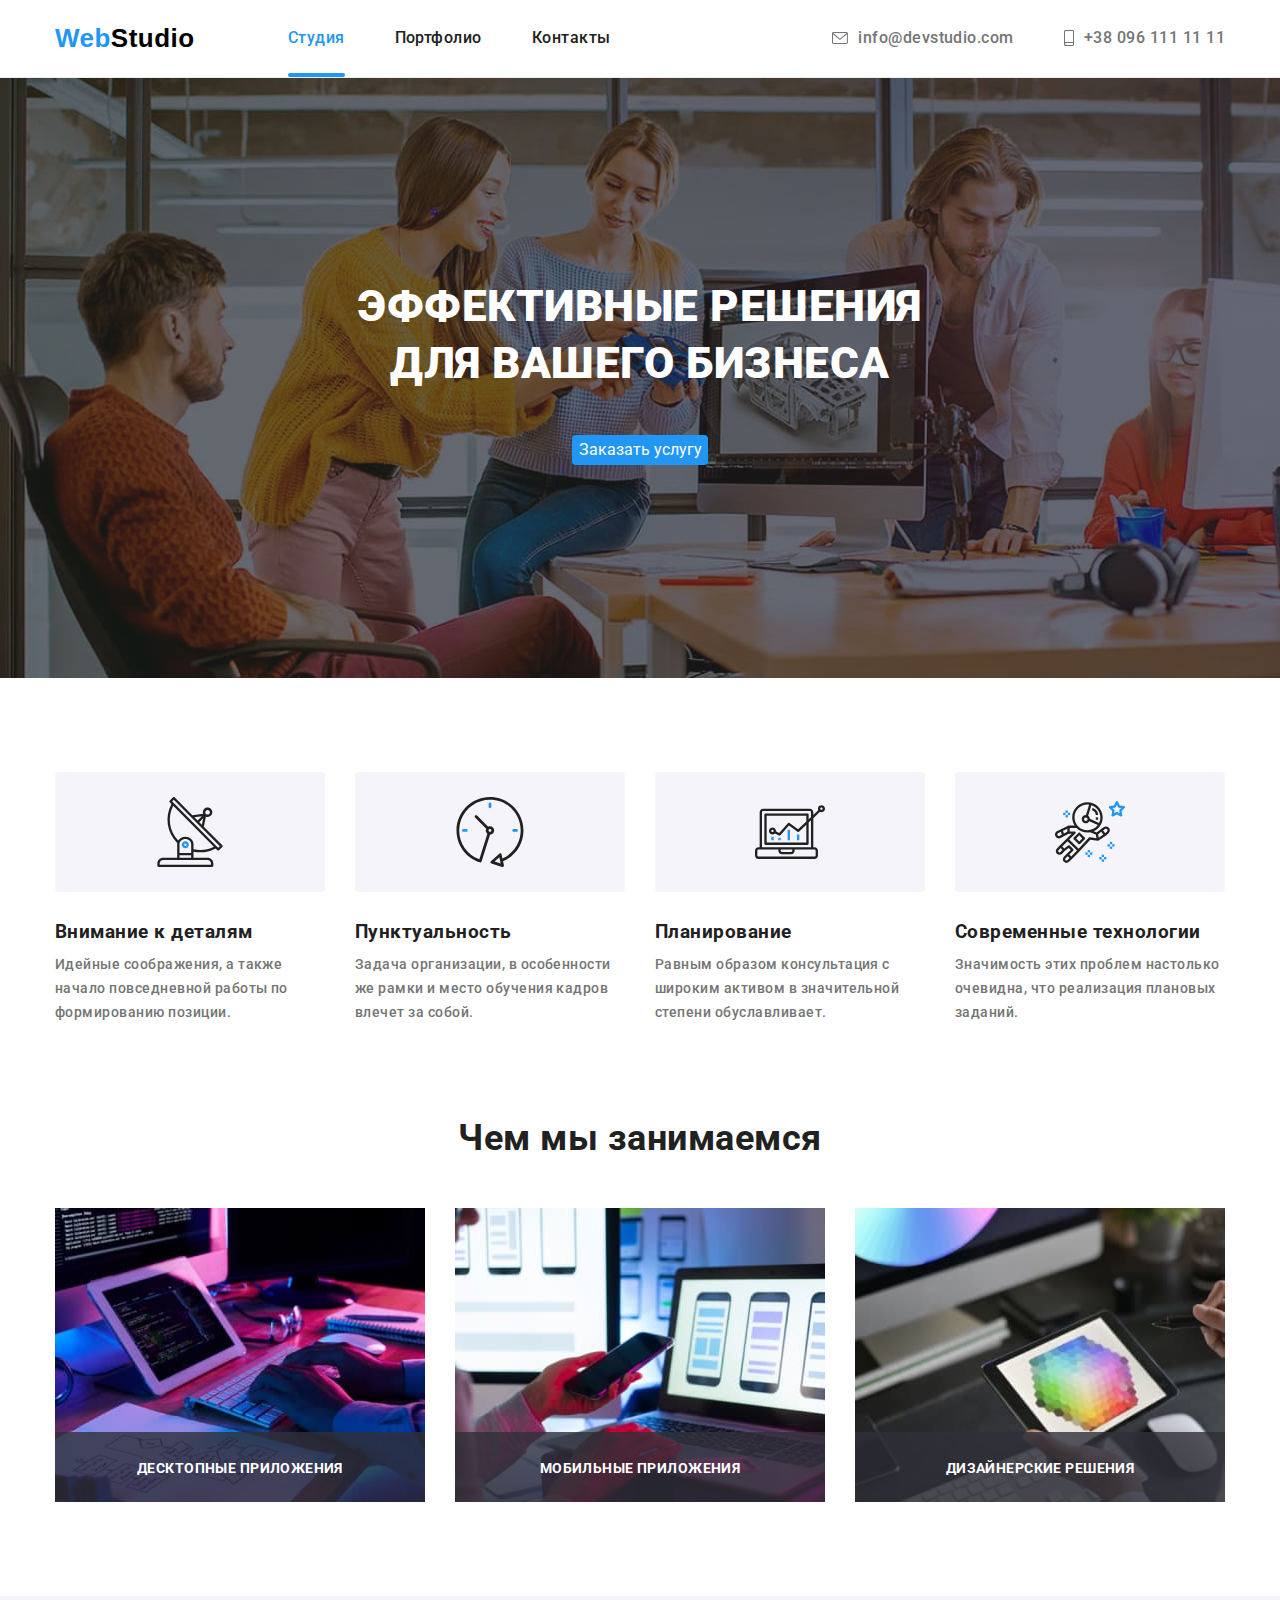
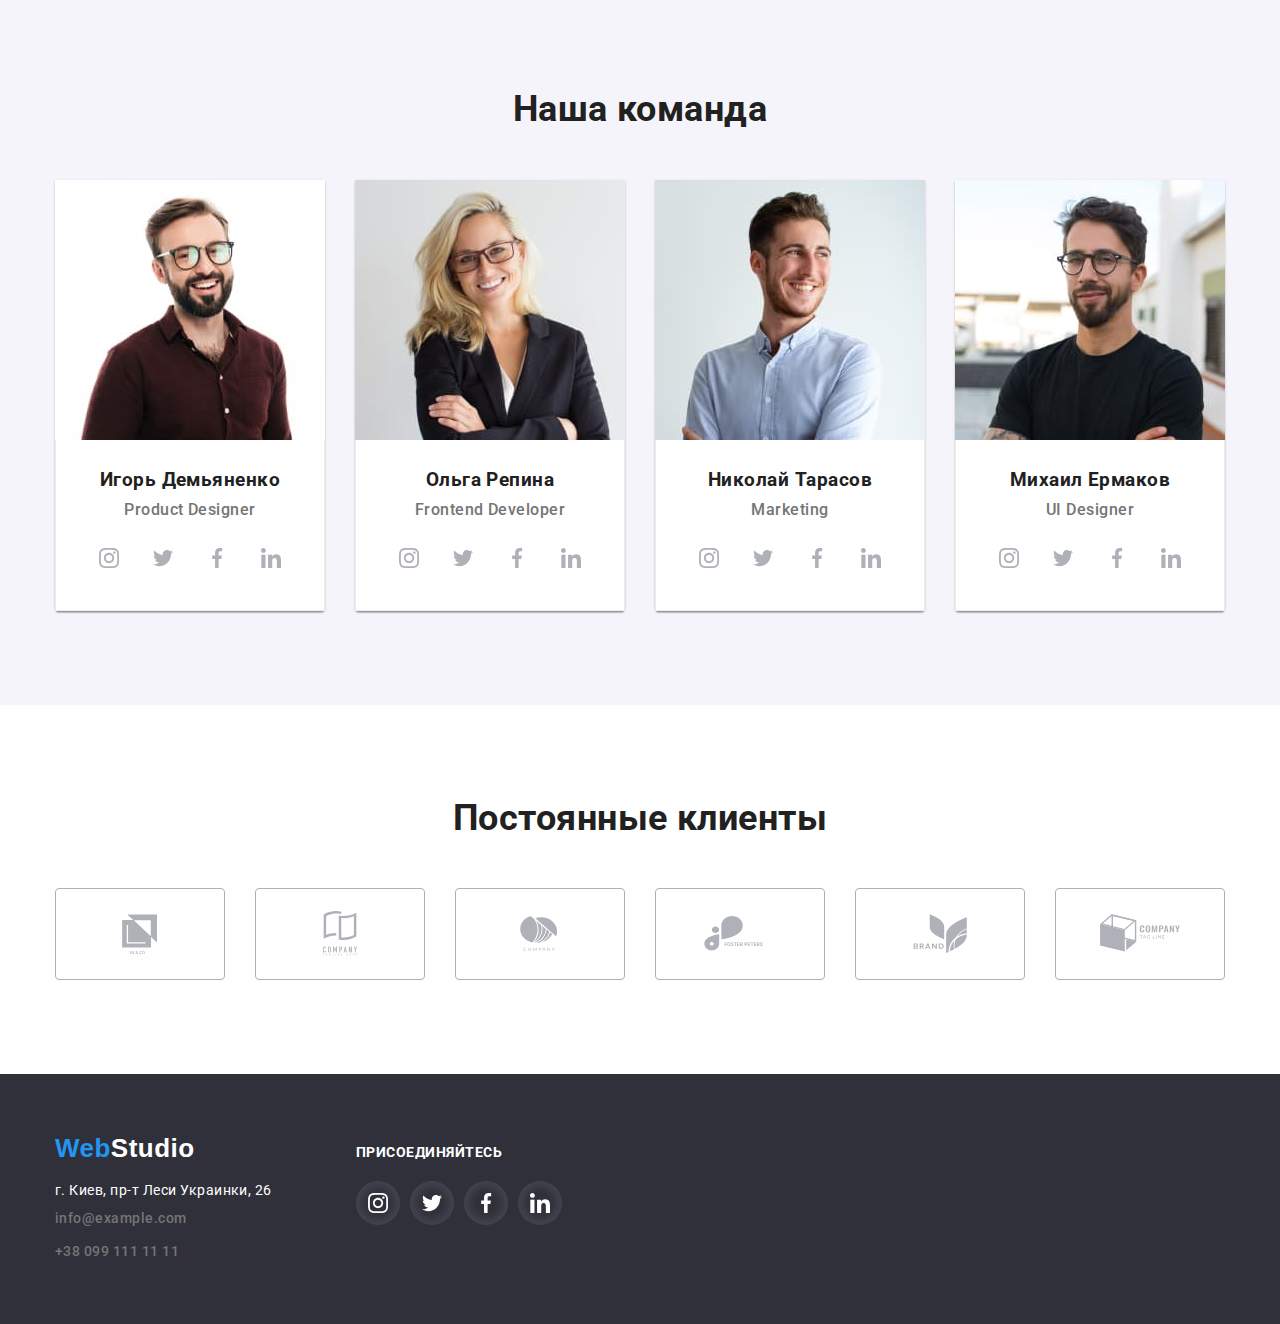
<file: index.html>
<!DOCTYPE html>
<html lang="ru">

<head>
    <meta charset="UTF-8">
    <meta http-equiv="X-UA-Compatible" content="IE=edge">
    <meta name="viewport" content="width=device-width, initial-scale=1.0">
    <title>WebStudio</title>
    <link rel="preconnect" href="https://fonts.gstatic.com">
    <link href="https://fonts.googleapis.com/css2?family=Raleway:wght@700&family=Roboto:wght@400;500;700;900&display=swap" rel="stylesheet">
    <link rel="stylesheet"
    href="https://cdnjs.cloudflare.com/ajax/libs/modern-normalize/1.0.0/modern-normalize.min.css"/>
    <link rel="stylesheet" href="./css/styles.css" />
</head>

<body>
    <!--Верх сторінки-->
    <header class="page-header">
            <div class="container header-nav">
                    <nav class="main-nav">
                        <a href="./index.html" class="logo">Web<span
                                class="logo-text-second">Studio</span></a>

                        <ul class="list pages-nav menu">
                            <li class="n-item"><a href="./index.html" class="link current n-item-color">Студия</a> </li>
                            <li class="n-item"><a href="./portfolio.html" class="link n-item-color">Портфолио</a> </li>
                            <li class="n-item"><a href="" class="link n-item-color">Контакты</a> </li>
                        </ul>
                    </nav>
                
                        <ul class="list contacts">
                            <li class="a-item envelope"><a href="info@devstudio.com" class="link auth-nav"> 
                                 <svg class="icon-envelope-h" width="16" height="12" viewBox="0 0 43 32">
                                     <use href="./images/symbol-defs.svg#icon-enveloperight"></use>
                                 </svg>info@devstudio.com</a></li>
                            <li class="a-item smartphone"><a href="+380961111111" class="link auth-nav">
                                <svg class="icon-smartphone-h" width="10" height="16" viewBox="0 0 20 32">
                                     <use href="./images/symbol-defs.svg#icon-smartphoneright"></use>
                            </svg>+38 096 111 11 11</a></li>
                        </ul>
            </div>
        </header>
           <!--Основна частина сторінки-->
    <main>
        <!--Block HERO -->

        <section class="hero baner">
           <div class="container"> 
                <h1 class="title caption">Эффективные решения <br> для вашего бизнеса </h1>
                <button data-modal-open class="button-hero" type="button">Заказать услугу </button>
            </div>
        </section>

        <!--Under Hero section-->

        <section class="feature">
            <div class="container content">
                <!-- <h2 class="title"> Заголовок секції </h2> -->

                <ul class="list feature-list">
                    <li class="f-item icon-antenna">
                        <h3 class="title subject">Внимание к деталям</h3>
                        <p class="text subject">Идейные соображения, а также начало повседневной работы по формированию позиции. </p>
                    </li>
                    <li class="f-item icon-clock">
                        <h3 class="title subject">Пунктуальность</h3>
                        <p class="text subject">Задача организации, в особенности же рамки и место обучения кадров влечет за собой. </p>
                    </li>
                    <li class="f-item icon-diagram">
                        <h3 class="title subject">Планирование</h3>
                        <p class="text subject">Равным образом консультация с широким активом в значительной степени обуславливает. </p>
                    </li>
                    <li class="f-item icon-astronaut">
                        <h3 class="title subject">Современные технологии</h3>
                        <p class="text subject">Значимость этих проблем настолько очевидна, что реализация плановых заданий. </p>
                    </li>
                </ul>
            </div>
        </section>

            <section class="work">
                <div class="container">
                    <h2 class="title disc">Чем мы занимаемся</h2>
                    <ul class="list discription-list">
                        <li class="d-item adds">
                             <img src="./images/whatwedo1.jpg" alt=" Робочий стіл працівника" width="370" height="294" />
                                    <div class="thumb-adds">
                                        <h3 class="title work-add">Десктопные приложения</h3>
                                    </div>
                        </li>
                        <li class="d-item adds">
                            <img src="./images/whatwedo2.jpg" alt=" Синхронізація ноутбука з телефоном" width="370" height="294" />
                                    <div class="thumb-adds">
                                        <h3 class="title work-add">Мобильные приложения</h3>
                                    </div>
                        </li>
                        <li class="d-item adds">
                            <img src="./images/whatwedo3.jpg" alt=" Кольорограма на планшеті" width="370" height="294" />
                                    <div class="thumb-adds">
                                        <h3 class="title work-add">Дизайнерские решения</h3>
                                    </div>
                        </li>
                    </ul>
                </div>
            </section>

            <section class="name">
                <div class="container">
                    <h2 class="title comand">Наша команда</h2>
                    <ul class="list team">
                        <li class="t-item">
                            <img src="./images/ihor.jpg" alt="Игорь Демьяненко" width="270" height="260" />
                                <div class="box">
                                    <h3 class="title pip"> Игорь Демьяненко</h3>
                                    <p class="text position">Product Designer</p>

                                    <ul class="list social-list">

                                         <li class="soc-item"><a href="" class="link social-nav">
                                            <svg class="icon-soc">
                                                <use href="./images/symbol-defs.svg#icon-instagram"></use>
                                            </svg></a>
                                         </li>

                                         <li class="soc-item"> <a href="" class="link social-nav">
                                            <svg class="icon-soc">
                                                <use href="./images/symbol-defs.svg#icon-twitter"></use>
                                            </svg>
                                        </a>
                                         </li>
                                         <li class="soc-item"><a href="" class="link social-nav">
                                            <svg class="icon-soc">
                                                <use href="./images/symbol-defs.svg#icon-facebook"></use>
                                            </svg>
                                        </a>
                                         </li>
                                         <li class="soc-item"> <a href="" class="link social-nav">
                                            <svg class="icon-soc">
                                                <use href="./images/symbol-defs.svg#icon-linkedin"></use>
                                            </svg>
                                        </a>
                                         </li>
                                    </ul>
                                </div>
                        </li>
                        <li class="t-item">
                            <img src="./images/olha.jpg" alt="Ольга Репина" width="270" height="260" />
                                <div class="box">
                                    <h3 class="title pip"> Ольга Репина </h3>
                                    <p class="text position">Frontend Developer</p>
                                    <ul class="list social-list">

                                        <li class="soc-item"><a href="" class="link social-nav">
                                           <svg class="icon-soc">
                                               <use href="./images/symbol-defs.svg#icon-instagram"></use>
                                           </svg></a>
                                        </li>

                                        <li class="soc-item"> <a href="" class="link social-nav">
                                           <svg class="icon-soc">
                                               <use href="./images/symbol-defs.svg#icon-twitter"></use>
                                           </svg>
                                       </a>
                                        </li>
                                        <li class="soc-item"><a href="" class="link social-nav">
                                           <svg class="icon-soc">
                                               <use href="./images/symbol-defs.svg#icon-facebook"></use>
                                           </svg>
                                       </a>
                                        </li>
                                        <li class="soc-item"> <a href="" class="link social-nav">
                                           <svg class="icon-soc">
                                               <use href="./images/symbol-defs.svg#icon-linkedin"></use>
                                           </svg>
                                       </a>
                                        </li>
                                   </ul>
                                </div>

                        </li>
                        <li class="t-item">
                            <img src="./images/nikolaj.jpg" alt="Николай Тарасов" width="270" height="260" />
                                <div class="box">
                                    <h3 class="title pip"> Николай Тарасов </h3>
                                    <p class="text position">Marketing</p>
                                    <ul class="list social-list">

                                        <li class="soc-item"><a href="" class="link social-nav">
                                           <svg class="icon-soc">
                                               <use href="./images/symbol-defs.svg#icon-instagram"></use>
                                           </svg></a>
                                        </li>

                                        <li class="soc-item"> <a href="" class="link social-nav">
                                           <svg class="icon-soc">
                                               <use href="./images/symbol-defs.svg#icon-twitter"></use>
                                           </svg>
                                       </a>
                                        </li>
                                        <li class="soc-item"><a href="" class="link social-nav">
                                           <svg class="icon-soc">
                                               <use href="./images/symbol-defs.svg#icon-facebook"></use>
                                           </svg>
                                       </a>
                                        </li>
                                        <li class="soc-item"> <a href="" class="link social-nav">
                                           <svg class="icon-soc">
                                               <use href="./images/symbol-defs.svg#icon-linkedin"></use>
                                           </svg>
                                       </a>
                                        </li>
                                   </ul>
                                </div>
                        </li>
                        <li class="t-item">
                            <img src="./images/mihael.jpg" alt="Михаил Ермаков" width="270" height="260" />
                                <div class="box">
                                    <h3 class="title pip"> Михаил Ермаков </h3>
                                        <p class="text position">UI Designer</p>
                                            <ul class="list social-list">

                                                    <li class="soc-item"><a href="" class="link social-nav">
                                                    <svg class="icon-soc">
                                                        <use href="./images/symbol-defs.svg#icon-instagram"></use>
                                                    </svg>
                                                </a>
                                                    </li>

                                                    <li class="soc-item"> <a href="" class="link social-nav">
                                                    <svg class="icon-soc">
                                                        <use href="./images/symbol-defs.svg#icon-twitter"></use>
                                                    </svg>
                                                </a>
                                                    </li>
                                                    <li class="soc-item"><a href="" class="link social-nav">
                                                    <svg class="icon-soc">
                                                        <use href="./images/symbol-defs.svg#icon-facebook"></use>
                                                    </svg>
                                                </a>
                                                    </li>
                                                    <li class="soc-item"> <a href="" class="link social-nav">
                                                    <svg class="icon-soc">
                                                        <use href="./images/symbol-defs.svg#icon-linkedin"></use>
                                                    </svg>
                                                </a>
                                                    </li>
                                            </ul>
                                </div>
                        </li>
                    </ul>
               </div> 
        </section>
            <section class="vip">
                <div class="container">
                    <h2 class="title clients">Постоянные клиенты</h2> 
                        <ul class="list regular-list">

                            <li class="r-item"><a href="" class="link partner-nav">
                                <svg class="firm-icon" width=100% height=100%>
                                    <use href="./images/symbol-defs.svg#icon-firstclient"></use>
                                </svg>
                                     </a>
                            </li>
                            <li class="r-item"><a href="" class="link partner-nav">
                                <svg class="firm-icon" width=100% height=100%>
                                    <use href="./images/symbol-defs.svg#icon-secondclient"></use>
                                </svg>
                                    </a>
                            </li>
                            <li class="r-item"><a href="" class="link partner-nav">
                                <svg class="firm-icon" width=100% height=100%>
                                    <use href="./images/symbol-defs.svg#icon-thurdclient"></use>
                                </svg>
                                    </a>
                            </li>
                            <li class="r-item"><a href="" class="link partner-nav">
                                <svg class="firm-icon" width=100% height=100%>
                                    <use href="./images/symbol-defs.svg#icon-fourthclient"></use>
                                </svg>
                                    </a>
                            </li>
                            <li class="r-item"><a href="" class="link partner-nav">
                                <svg class="firm-icon" width=100% height=100%>
                                    <use href="./images/symbol-defs.svg#icon-fifthclient"></use>
                                </svg>
                                    </a>
                                </li>
                            <li class="r-item"><a href="" class="link partner-nav">
                                <svg class="firm-icon" width=100% height=100%>
                                    <use href="./images/symbol-defs.svg#icon-sixthclient"></use>
                                </svg>
                                   </a>
                            </li>

                         </ul>
                </div>
            </section>


    </main>
    <!--Підвал сторінки-->
    <footer class="footer">
        <div class="container join">
            <div class="colone">
                <a href="./index.html" class="logo down-logo">Web<span class="logo-footer">Studio</span></a>
        
                <address class="address-list">
                    <p class="text-address">г. Киев, пр-т Леси Украинки, 26</p>
                </address>
                <ul class="list contact-list">
                    <li class="mail"><a href="info@example.com" class="link auth-nav"> info@example.com</a> </li>
                    <li><a href="+380991111111" class="link auth-nav"> +38 099 111 11 11</a> </li>
                </ul>
        
            </div>
            <div class="coltwo">
                    <p class="text to-us">присоединяйтесь</p> 
                        <ul class="list us-list">

                            <li class="us-item"><a href="" class="link us-nav">
                            <svg class="icon-us">
                                <use href="./images/symbol-defs.svg#icon-instagram"></use>
                            </svg>
                        </a>
                            </li>

                            <li class="us-item"> <a href="" class="link us-nav">
                            <svg class="icon-us">
                                <use href="./images/symbol-defs.svg#icon-twitter"></use>
                            </svg>
                        </a>
                            </li>
                            <li class="us-item"><a href="" class="link us-nav">
                            <svg class="icon-us">
                                <use href="./images/symbol-defs.svg#icon-facebook"></use>
                            </svg>
                        </a>
                            </li>
                            <li class="us-item"> <a href="" class="link us-nav">
                            <svg class="icon-us">
                                <use href="./images/symbol-defs.svg#icon-linkedin"></use>
                            </svg>
                        </a>
                            </li>
                    </ul>
        </div>
    </footer>

    <div class="modal is-hidden" id="madal" data-modal>
        <div class="modal-content" id="modal-content">
            <button class="btnclose" data-modal-close type="button">x</button>

        </div>
    </div>


    <script src="./js/modal.js"></script>
</body>

</html>
</file>
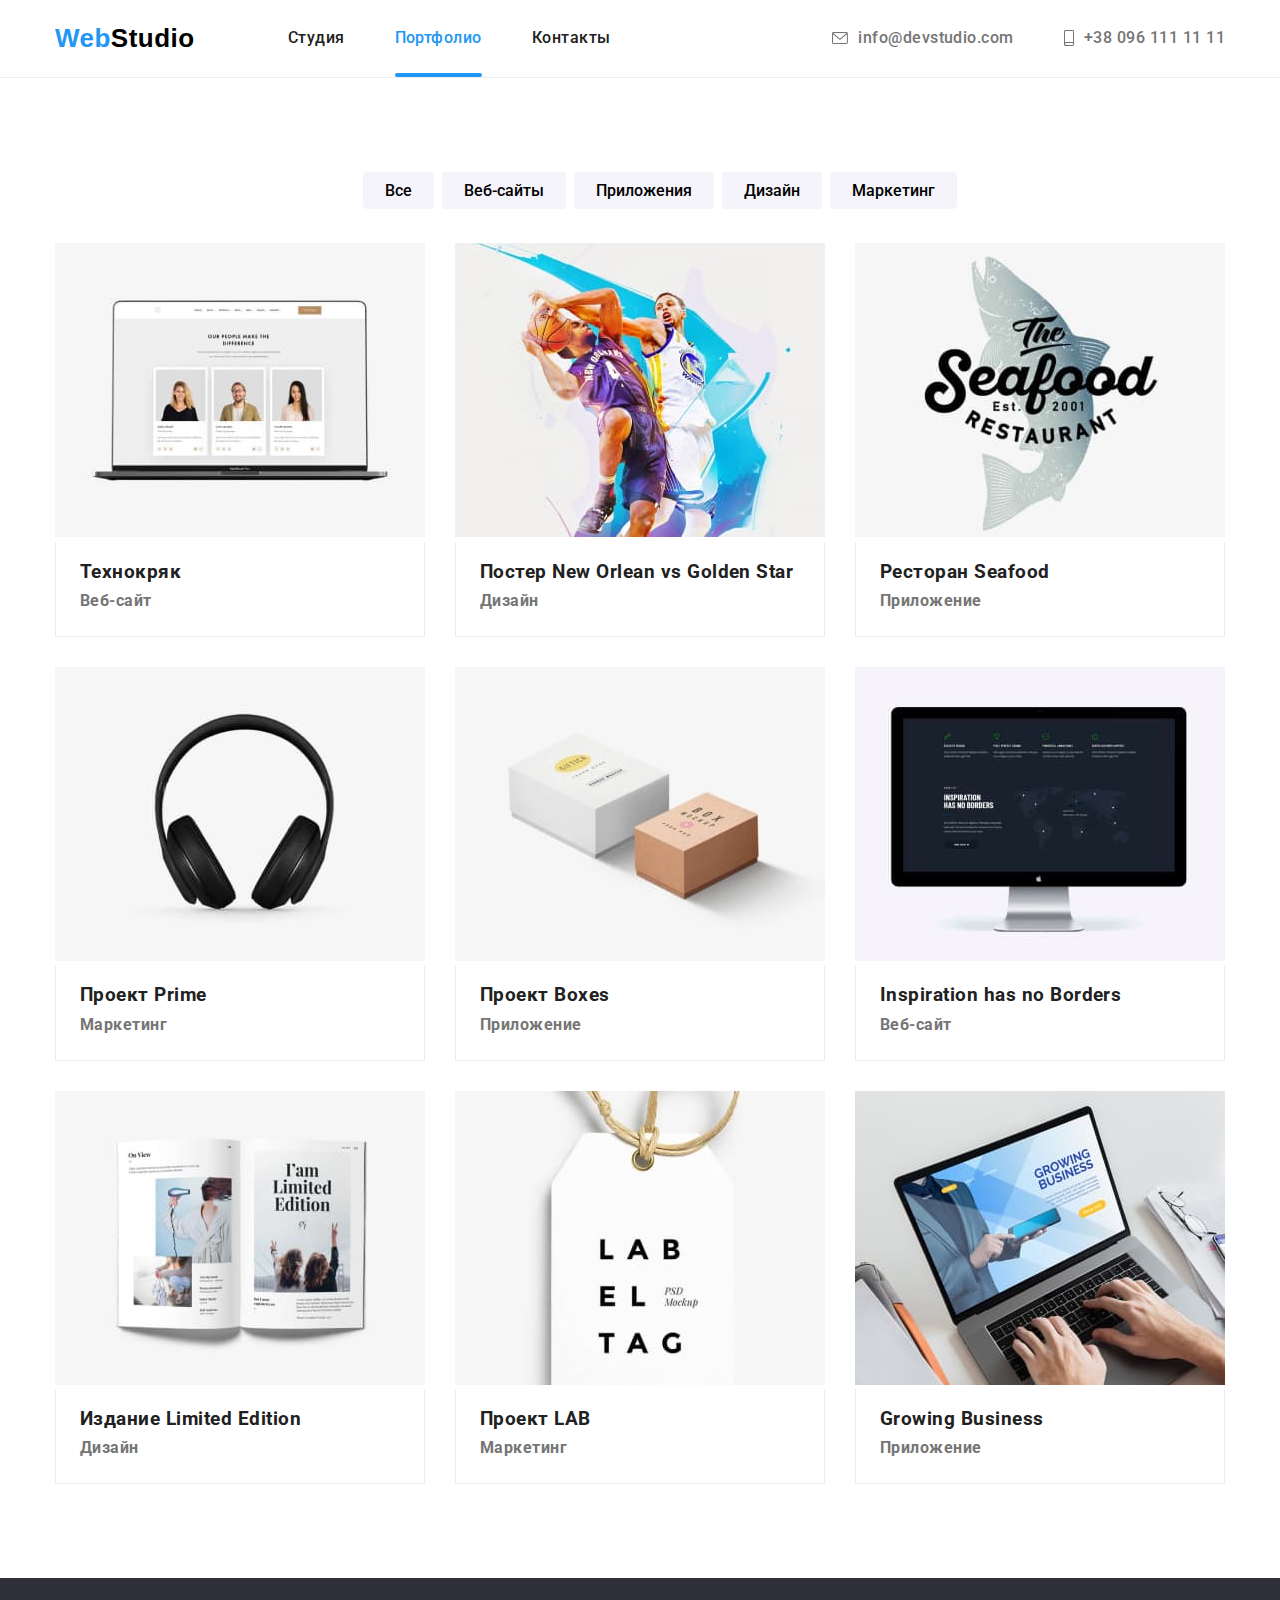
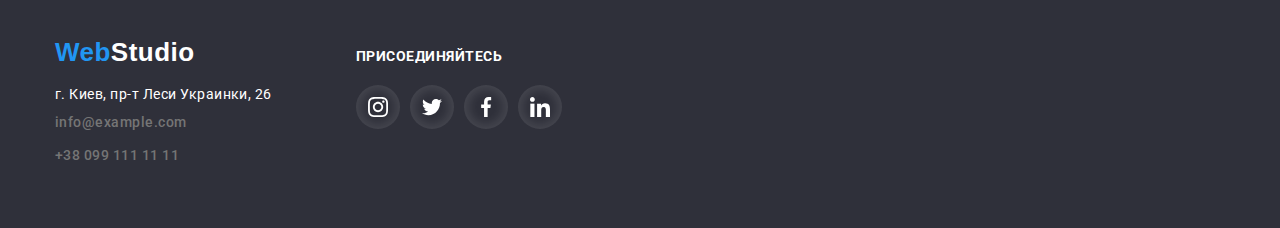
<file: portfolio.html>
<!DOCTYPE html>
<html lang="ru">

    <head>
        <meta charset="UTF-8">
        <meta http-equiv="X-UA-Compatible" content="IE=edge">
        <meta name="viewport" content="width=device-width, initial-scale=1.0">
        <title>WebStudio</title>
        <link rel="preconnect" href="https://fonts.gstatic.com">
        <link href="https://fonts.googleapis.com/css2?family=Raleway:wght@700&family=Roboto:wght@400;500;700;900&display=swap" rel="stylesheet">
        <link rel="stylesheet"
        href="https://cdnjs.cloudflare.com/ajax/libs/modern-normalize/1.0.0/modern-normalize.min.css"/>
        <link rel="stylesheet" href="./css/styles.css" />
    </head>

<body>
    <!--Верх сторінки-->
<header class="page-header">
    <div class="container header-nav">
        <nav class="main-nav">
            <a href="./index.html" class="logo">Web<span class="logo-text-second">Studio</span></a>

            <ul class="list pages-nav">
                <li class="n-item"><a href="./index.html" class="link n-item-color">Студия</a> </li>
                <li class="n-item"><a href="./portfolio.html" class="link current n-item-color">Портфолио</a> </li>
                <li class="n-item"><a href="" class="link n-item-color">Контакты</a> </li>
            </ul>
        </nav>

        <ul class="list contacts">
            <li class="a-item envelope"><a href="info@devstudio.com" class="link auth-nav"> 
                 <svg class="icon-envelope-h" width="16" height="12" viewBox="0 0 43 32">
                     <use href="./images/symbol-defs.svg#icon-enveloperight"></use>
                 </svg>info@devstudio.com</a></li>
            <li class="a-item smartphone"><a href="+380961111111" class="link auth-nav">
                <svg class="icon-smartphone-h" width="10" height="16" viewBox="0 0 20 32">
                     <use href="./images/symbol-defs.svg#icon-smartphoneright"></use>
            </svg>+38 096 111 11 11</a></li>
        </ul>
    </div>
</header>
    <!--Основна-->
    <main>
        <!-- секція навігаційних кнопок-->
        <section class="portfolio">
            <div class="container">
                       <!-- <h1> </h1> -->
                 <nav>
                    <ul class="buttons-list">
                        <li class="b-item"><button class="button-item" type="button">Все </button> </li>
                        <li class="b-item"><button class="button-item" type="button">Веб-сайты </button> </li>
                        <li class="b-item"><button class="button-item" type="button">Приложения </button> </li>
                        <li class="b-item"><button class="button-item" type="button">Дизайн </button> </li>
                        <li class="b-item"><button class="button-item" type="button">Маркетинг </button> </li>
                    </ul>
                 </nav>
            
             
                                    <!-- секція проектів -->
                        <!--<h2></h2>-->
                
                    <ul class="list projects-list"> 
                            <li class="p-item">
                                <a href="" class="link project-card owerlay">
                                    <div class="owerbox">    
                                        <img src="./images/tehnokriak.jpg" alt="Лептоп" width="370" height="404">
                                            <div class="thumb-project">
                                                <p class="only-project">Технокряк это современная площадка распространения коронавируса. Компании используют эту платформу для цифрового шпионажа и атак на защищённые сервера конкурентов.</p>
                                            </div>
                                    </div>
                                            <div class="pack project-box">
                                                <h3  class="title lead">Технокряк</h3>
                                                <p class="text disc">Веб-сайт</p> 
                                            </div>
                                </a>
                            </li>
                             <li class="p-item">
                                 <a href="" class="link project-card">
                                    <div class="owerbox">
                                       <img src="./images/poster-star.jpg" alt="Постер із зірками спорту" width="370" height="404">
                                            <div class="thumb-project">
                                                <p class="only-project">Тут може бути розміщена ваша реклама.</p>
                                            </div>
                                    </div>
                                    <div class="pack project-box">
                                        <h3 class="title lead">Постер New Orlean vs Golden Star</h3>
                                        <p class="text disc">Дизайн</p>
                                    </div>
                            </a> 
                            </li> 

                                <li class="p-item">
                                    <a href="" class="link project-card">
                                        <div class="owerbox">
                                            <img src="./images/seafood.jpg" alt="Лого ресторану" width="370" height="404">
                                                <div class="thumb-project">
                                                    <p class="only-project">Тут може бути розміщена ваша реклама.</p>
                                                </div>
                                        </div>
                                        <div class="pack project-box">
                                            <h3 class="title lead">Ресторан Seafood</h3>
                                            <p class="text disc">Приложение</p>
                                        </div>
                                    </a>
                                </li> 
                                                
                                <li class="p-item">
                                    <a href="" class="link project-card">
                                        <div class="owerbox">
                                            <img src="./images/prime.jpg" alt="Навушники" width="370" height="404">
                                                <div class="thumb-project">
                                                    <p class="only-project">Тут може бути розміщена ваша реклама.</p>
                                                </div>
                                        </div>
                                        <div class="pack project-box">
                                                <h3 class="title lead">Проект Prime</h3>
                                                <p class="text disc">Маркетинг</p>
                                        </div>
                                    </a>
                                </li> 
                                                
                                <li class="p-item">
                                    <a href="" class="link project-card">
                                        <div class="owerbox"> 
                                            <img src="./images/boxes.jpg" alt="Коробки" width="370" height="404">
                                                <div class="thumb-project">
                                                    <p class="only-project">Тут може бути розміщена ваша реклама.</p>
                                                </div>
                                        </div>
                                        <div class="pack project-box">
                                                <h3 class="title lead">Проект Boxes</h3>
                                                <p class="text disc">Приложение</p>
                                        </div>
                                    </a>
                                </li> 
                                                
                                <li class="p-item">
                                    <a href="" class="link project-card">
                                        <div class="owerbox">
                                            <img src="./images/screen.jpg" alt="Екран" width="370" height="404">
                                                    <div class="thumb-project">
                                                        <p class="only-project">Тут може бути розміщена ваша реклама.</p>
                                                    </div>
                                        </div>
                                        <div class="pack project-box">
                                                <h3 class="title lead">Inspiration has no Borders</h3>
                                                <p class="text disc">Веб-сайт</p>
                                        </div>
                                    </a>
                                </li> 
                                                
                                <li class="p-item">
                                    <a href="" class="link project-card">
                                        <div class="owerbox"> 
                                            <img src="./images/book.jpg" alt="Книжка" width="370" height="404">
                                                <div class="thumb-project">
                                                    <p class="only-project">Тут може бути розміщена ваша реклама.</p>
                                                </div>
                                        </div>
                                        <div class="pack project-box">
                                            <h3 class="title lead">Издание Limited Edition</h3>
                                            <p class="text disc">Дизайн</p>
                                        </div>
                                    </a>
                                </li> 
                                                
                            <li class="p-item">
                                <a href="" class="link project-card">
                                    <div class="owerbox">   
                                        <img src="./images/label.jpg" alt="Бірка" width="370" height="404">
                                            <div class="thumb-project">
                                                <p class="only-project">Тут може бути розміщена ваша реклама.</p>
                                            </div>
                                    </div>
                                            <div class="pack project-box">
                                                    <h3 class="title lead">Проект LAB</h3>
                                                    <p class="text disc">Маркетинг</p>
                                            </div>
                                </a>
                            </li>
                                                
                            <li class="p-item">
                                <a href="" class="link project-card">
                                    <div class="owerbox">
                                        <img src="./images/leptop.jpg" alt="Лептоп" width="370" height="404">
                                            <div class="thumb-project">
                                                <p class="only-project">Тут може бути розміщена ваша реклама.</p>
                                            </div>
                                    </div>
                                    <div class="pack project-box">
                                            <h3 class="title lead">Growing Business</h3>
                                            <p class="text disc">Приложение</p>
                                    </div>
                                </a>
                            </li>
                        
                    </ul>
                
            </div>
        </section>

    </main>
    <!--підвал сторінки-->

    <footer class="footer">
        <div class="container join">
            <div class="colone">
                <a href="./index.html" class="logo down-logo">Web<span class="logo-footer">Studio</span></a>
        
                <address class="address-list">
                    <p class="text-address">г. Киев, пр-т Леси Украинки, 26</p>
                </address>
                <ul class="list contact-list">
                    <li class="mail"><a href="info@example.com" class="link auth-nav"> info@example.com</a> </li>
                    <li><a href="+380991111111" class="link auth-nav"> +38 099 111 11 11</a> </li>
                </ul>
        
            </div>
            <div class="coltwo">
                    <p class="text to-us">присоединяйтесь</p> 
                        <ul class="list us-list">

                            <li class="us-item"><a href="" class="link us-nav">
                            <svg class="icon-us">
                                <use href="./images/symbol-defs.svg#icon-instagram"></use>
                            </svg>
                        </a>
                            </li>

                            <li class="us-item"> <a href="" class="link us-nav">
                            <svg class="icon-us">
                                <use href="./images/symbol-defs.svg#icon-twitter"></use>
                            </svg>
                        </a>
                            </li>
                            <li class="us-item"><a href="" class="link us-nav">
                            <svg class="icon-us">
                                <use href="./images/symbol-defs.svg#icon-facebook"></use>
                            </svg>
                        </a>
                            </li>
                            <li class="us-item"> <a href="" class="link us-nav">
                            <svg class="icon-us">
                                <use href="./images/symbol-defs.svg#icon-linkedin"></use>
                            </svg>
                        </a>
                            </li>
                    </ul>
        </div>
    </footer>
</body>

</html>
</file>
<file: css/styles.css>
:root {
  --primery-text-color: rgba(117, 117, 117, 1);
  --title-text-color: rgba(33, 33, 33, 1);
  --accent-color: rgba(33, 150, 243, 1);
  --accent-color-opacity: rgba(33, 150, 243, 0.9);
  --primery-br-color: #fff;
  --brand-color: rgba(0, 0, 0, 1);
  --button-nav-color: #f5f4fa;
  --same-section-color: rgba(47, 48, 58, 1);
  --link-color: #212121;
  --box-shadow-team: rgba(0, 0, 0, 0, 2), rgba(0, 0, 0, 0, 14),
    rgba(0, 0, 0, 0, 12);
  --border: 1px solid rgba(236, 236, 236, 1);
  --bottom-hero-hover: #188ce8;
  --bottom-hero-shaddow: rgba(0, 0, 0, 0.15);
  --border-clients: rgba(175, 177, 184, 1);
  --transition: 250ms cubic-bezier(0.4, 0, 0.2, 1)
}

body {
  color: var(--primery-text-color);
  font-family: "Roboto", sans-serif;
  font-style: normal;
  font-weight: 400;
  letter-spacing: 0.03em;
}
html {
  box-sizing: border-box;
}
*,
*::before,
*::after {
  box-sizing: inherit;
}

.list {
  font-weight: 500;
  margin: 0px;
  padding: 0px;
}
.list,
.buttons-list {
  list-style: none;
}
a {
  text-decoration: none;
}
h2,
h3 {
  color: var(--title-text-color);
}
.container {
  width: 1200px;
  margin: 0 auto;
  padding-left: 15px;
  padding-right: 15px;
}
img {
  display: block;
  max-width: 100%;
  height: auto;
}

/*хедер*/
/*оформлення логотипу*/
.page-header {
  border-bottom: var(--border);
  padding-top: 24px;
  padding-bottom: 24px;
}
.page-header .header-nav {
  display: flex;
  align-items: center;
}

.logo {
  display: block;
  font-family: "Ralwey", sans-serif;
  font-weight: bold;
  font-size: 26px;
  line-height: 1.1;
  text-decoration: none;
  color: var(--accent-color);
}
.logo .logo-text-second {
  font-family: "Ralwey", sans-serif;
  font-weight: bold;
  font-size: 26px;
  line-height: 1.1;
  text-decoration: none;
  color: var(--brand-color);
}
/*хедер*/
/*оформлення логотипу*/

/*навігація хедера*/

.main-nav,
.pages-nav,
.contacts {
  display: flex;
  align-items: center;
}

.pages-nav .n-item:not(:last-child),
.contacts .a-item:not(:last-child) {
  margin-right: 50px;
}
.pages-nav .n-item {
  display: block;
}
.pages-nav {
  margin-left: 93px;
}
.contacts .a-item {
  display: block;
}
.n-item-color{
  color: var(--title-text-color);
}

.icon-envelope-h{
  display: inline-block;
  content: "";
  width: 16px;
  height: 12px;
  margin-right: 10px;
  background-repeat: no-repeat;
  background-position: center;
  fill: currentColor;
  transition: transform var(--transition);
  transition-property: fill;
}
.icon-envelope-h:hover{
  fill: var(--accent-color);
}

.icon-smartphone-h{
  display: inline-block;
  content: "";
  width: 10px;
  height: 16px;
  margin-right: 10px;
  background-size: contain;
  background-repeat: no-repeat;
  background-position: center;
  fill: currentColor;
  transition: transform var(--transition);
  transition-property: fill;
}
.icon-smartphone-h:hover{
  fill: var(--accent-color);
}

.contacts {
  margin-left: auto;
}

.list.link {
  color: var(--primery-text-color);
  font-family: "Roboto", sans-serif;
  font-weight: 500;
  font-size: 14px;
  line-height: 1.1;
  transition: transform var(--transition);
  transition-property: color;
}
.link:hover,
.link:focus,
.link.current{
  color: var(--accent-color);
}
.link.n-item-color,
.link.auth-nav{
 display: flex;
 align-items: center;
 transition: color var(--transition);
}
.auth-nav {
  color: var(--primery-text-color);
}

/*підкреслювання активної сторінки, додатковий клас menu*/


.link.n-item-color.current{
  position: relative;
  display: block;
}
.link.n-item-color.current::after{
  content: "";
  position: absolute;
  left: 0;
  bottom: 0;
  display: block;
  width: 100%;
  height: 4px;
  border-radius: 2px;
  background-color: var(--accent-color);
  margin-bottom: -30px;
}


/*навігація хедера*/

/*основна частина сторінки студія*/
/*Блок герой*/

.baner{
  max-width: 1600px;
  height: 600px;
  margin-right: auto;
  margin-left: auto;
  background-image: linear-gradient(to right, rgba(48, 58, 47, 0.4), rgba(47, 48, 58, 0.4)), url('../images/heroimg.jpg');
}
.hero {
  background-color: var(--same-section-color);
  text-align: center;
  padding-top: 200px;
  padding-bottom: 200px;
}

h1 {
  color: #fff;
  font-style: normal;
  font-weight: 900;
  font-size: 44px;
  line-height: 1.3;
  text-transform: uppercase;
  text-align: center;
  margin-top: 0px;
  margin-bottom: 43px;
}

.button-hero {
  color: var(--primery-br-color);
  background: var(--accent-color);
  font-family: inherit;
  font-size: 16px;
  line-height: 1.8;
  text-align: center;
  text-shadow: rgba(0, 0, 0, 0, 15);
  border: none;
  border-radius: 4px;
  cursor: pointer;
  min-width: 136px;
  height: 30px;
  transition: transform var(--transition);
  transition-property: text-shadow, background-color;
}
.button-hero:hover,
.button-hero:focus {
  text-shadow: var(--bottom-hero-shaddow);
  background-color: var(--bottom-hero-hover);
}

/*Блок герой*/

/*секція особливості*/

.container.content {
  display: inline-block;
}
.feature {
  width: 1200px;
  padding-top: 94px;
  margin-right: auto;
  margin-left: auto;
}

.feature-list {
  display: flex;
  flex-wrap: nowrap;
}
.f-item > h3 {
  margin-top: 30px;
  margin-bottom: 10px;
  
}
.f-item > p {
  margin-top: 0px;
  margin-bottom: 0px;
}
.f-item {
  display: inline-block;
  width: 270px;
}
.f-item:not(:last-child) {
  margin-right: 30px;
}
.f-item::before{
  display: block;
  content: "";
  height: 120px;
  background-size: 0.2, 0.3;
  background-repeat: no-repeat;
  background-position: center;
  background-color: #F5F4FA;
  border-radius: 4px;
}
.icon-antenna::before{
  background-image: url(../images/antenna.svg);
}
.icon-clock::before{
  background-image: url(../images/clock.svg);
}
.icon-diagram::before{
  background-image: url(../images/diagram.svg);
}
.icon-astronaut::before{
  background-image: url(../images/astronaut.svg);
}

.title .subject {
  font-weight: bold;
  font-size: 14px;
  line-height: 1.1;
  text-transform: uppercase;
  color: var(--title-text-color);
}

.text.subject {
  font-size: 14px;
  line-height: 1.7;
  color: var(--primery-text-color);
}

/*секція особливості*/

/*секція чим ми займаємся*/

.work {
  padding-top: 94px;
  padding-bottom: 94px;
}
.work .disc {
  margin-top: 0px;
}
.disc {
  font-weight: bold;
  font-size: 36px;
  line-height: 1.1;
  color: var(--title-text-color);
  text-align: center;
  margin-bottom: 50px;
}
.discription-list {
  display: flex;
  margin-top: 50px;
}
.discription-list .d-item {
  width: 370px;
}
.discription-list .d-item:not(:last-child) {
  margin-right: 30px;
}
.adds{
  display: inline-block;
  position: relative;
}

.thumb-adds{
  display: inline-block;
  position: absolute;
  bottom: 0px;
  overflow: hidden;
  background: rgba(47, 48, 58, 0.8);
  width: 370px;
  height: 70px;
  padding: 27px;
}
.work-add{
font-weight: bold;
font-size: 14px;
line-height: 1.4;
text-align: center;
letter-spacing: 0.03em;
text-transform: uppercase;
color: var(--primery-br-color);
margin: 0px;
}

/*секція чим ми займаємся*/

/*секція наша команда*/

.name {
  background: #f5f4fa;
  padding-top: 94px;
  padding-bottom: 94px;
}
.name .comand{
  margin-top: 0px;
}
.comand{
  font-weight: bold;
  font-size: 36px;
  line-height: 1.1;
  color: var(--title-text-color);
  text-align: center;
  margin-bottom: 50px;
}
.team {
  display: flex;
}
.t-item {
  width: 270px;
  box-shadow: 0px 1px 3px rgba(0, 0, 0, 0.12), 0px 1px 1px rgba(0, 0, 0, 0.14), 0px 2px 1px rgba(0, 0, 0, 0.2);
  border-radius: 0px 0px 4px 4px;
}
.t-item:not(:last-child) {
  margin-right: 30px;
}
.box {
  width: 270px;
  border-right: var(--border);
  border-bottom: var(--border);
  border-left: var(--border);
  padding-top: 30px;
  padding-bottom: 30px;
  text-align: center;
  background-color: #ffffff;
}
.box > h3 {
  margin-top: 0px;
  margin-bottom: 10px;
}

.box > p {
  margin-top: 0px;
  margin-bottom: 16px;
}
.team .title .pip {
  font-weight: 500;
  font-size: 16px;
  line-height: 1.1;
  color: var(--title-text-color);
  margin: 0px;
}
.team .text .position {
  font-size: 16px;
  line-height: 1.1;
  color: var(--primery-text-color);
  box-shadow: var(--box-shadow-team);
}
.social-list{
  display: flex;
  justify-content: center;
  margin: 0px;
}
.social-nav{
  display: flex;
  justify-content: center;
  align-items: center;
  border:none;
  border-radius: 50%;
  width: 44px;
  height: 44px;
  fill: var(--border-clients);
  transition: transform var(--transition);
  transition-property: fill, background;
}
.social-nav:hover,
.social-nav:focus{
  fill: #ffffff;
  background: var(--accent-color);
}

.soc-item:not(:last-child){
  margin-right: 10px;
}

.icon-soc{
  width: 20px;
  height: 20px;
}


/*секція наша команда*/

/* постійні клієнти*/
.vip {
  padding-top: 94px;
  padding-bottom: 94px;
   
}
.vip .clients{
  margin-top: 0px;
}
.clients{
  font-weight: bold;
  font-size: 36px;
  line-height: 1.1;
  color: var(--title-text-color);
  text-align: center;
  margin-bottom: 50px;
}
.regular-list {
  display: flex;
  justify-content: center;
}

.partner-nav{
  display: flex;
  justify-content: center;
  align-items: center;
  width: 170px;
  height: 92px;
  fill: var(--border-clients);
  border: 1px solid var(--border-clients);
  border-radius: 4px;
  transition: transform var(--transition);
  transition-property: fill, border;
  
}
.r-item:not(:last-child) {
  margin-right: 30px;
}
  
.partner-nav:hover,
.partner-nav:focus {
  fill: var(--accent-color);
  border: 1px solid var(--accent-color);
}



/* постійні клієнти*/
/*основна частина сторінки студія*/


/*футер*/

.footer {
  text-decoration: none;
  font-size: 14px;
  line-height: 1.7;
  background-color: var(--same-section-color);
  padding-top: 60px;
  padding-bottom: 60px;
}

.logo-footer {
  font-family: "Ralwey", sans-serif;
  font-weight: bold;
  font-size: 26px;
  line-height: 1.1;
  text-decoration: none;
  color: var(--primery-br-color);
}
.footer > a {
  margin-bottom: 0px;
}

.footer .logo {
  margin-bottom: 20px;
}

.address-list > p {
  margin-top: 0px;
}
.text-address {
  margin-bottom: 9px;
  
}
.address-list {
  font-style: normal;
  color: var(--primery-br-color);
  font-style: regular;
  font-size: 14px;
  line-height: 1.1;
  width: 231px;
  margin-right: 70px;
}
.contact-list {
  margin-top: 0px;
  margin-right: auto;
  margin-bottom: 0px;
  margin-left: 0px;
}
.mail {
  margin-bottom: 9px;
}

.join{
  display: flex;
  align-items: baseline;
}

.colone{
  width: 231px;
}
.coltwo{
  margin-left: 70px;
}

.coltwo > p{
  margin-top: 0px;
}
.to-us{
  font-weight: bold;
  text-transform: uppercase;
  line-height: 1.1;
  text-decoration: none;
  font-style: normal;
  color: var(--primery-br-color);
  font-size: 14px;
  margin-bottom: 20px;
}


.us-list{
  display: flex;
  justify-content: flex-start;
  margin: 0px;
 
}
.us-nav{
  display: flex;
  justify-content: center;
  align-items: center;
  border:none;
  border-radius: 50%;
  width: 44px;
  height: 44px;
  fill: #fff;
  box-shadow: inset 0 0 10px 5px rgba(255, 255, 255, 0.1);
  transition: transform var(--transition);
  transition-property: background;
}
 
.us-item:not(:last-child){
  margin-right: 10px;
}

.us-nav:hover,
.us-nav:focus{
  background: var(--accent-color);
}

.icon-us{
  width: 20px;
  height: 20px;
  fill: #fff;
}

/*футер*/

/*модальне вікно*/

.modal{
  opacity: 1;
  position: fixed;
  top: 0;
  left: 0;
  width: 100vw;
  height: 100vh;
  background-color: rgba(0, 0, 0, 0.2);
  transition: opacity var(--transition), visibility var(--transition);
}
.modal-content{
  position: absolute;
  top: 50%;
  left: 50%;
  transform: translate(-50%, -50%);
  max-width: 528px;
  width: 100%;
  max-height: 581px;
  height: 100%;
  background-color: var(--primery-br-color);
  border-radius: 4px;
  box-shadow: 0px 1px 3px rgba(0, 0, 0, 0.12), 0px 1px 1px rgba(0, 0, 0, 0.14), 0px 2px 1px rgba(0, 0, 0, 0.2);;
  /*display: flex;
  justify-content: center;
  align-items: center;*/
}

.btnclose{
  position: absolute;
  top: 8px;
  right: 8px;
  background-color: var(--primery-br-color);
  width: 30px;
  height: 30px;
  border: 1px solid rgba(0, 0, 0, 0.1);
  border-radius: 50%;
  
}
.modal.is-hidden{
  pointer-events: none;
  visibility: hidden;
  opacity: 0;
}

/*модальне вікно*/

/*сторінка портфоліо*/
/*секція навігаційних кнопок*/

.portfolio {
  padding-top: 94px;
  padding-bottom: 94px;
}
.buttons-list {
  display: flex;
  justify-content: center;
  margin-top: 0px;
  margin-bottom: 34px;
}
.button-item {
  background: var(--button-nav-color);
  font-family: "Roboto", sans-serif;
  font-weight: 500;
  font-size: 16px;
  line-height: 1.6;
  text-align: center;
  border-radius: 4px;
  border: none;
  cursor: pointer;
  padding: 6px 22px;
  transition: transform var(--transition);
  transition-property: color, background, box-shadow;
}

.b-item:not(:last-child) {
  margin-right: 8px;
}
.button-item:hover,
.button-item:focus {
  color: var(--primery-br-color);
  background: var(--accent-color);
  box-shadow: 0px 3px 1px rgba(0, 0, 0, 0.1), 0px 1px 2px rgba(0, 0, 0, 0.08), 0px 2px 2px rgba(0, 0, 0, 0.12);;
}

/* проекти */

.projects-list {
  display: flex;
  flex-wrap: wrap;
  margin-top: -30px;
  margin-left: -30px;
}

.p-item {
  flex-basis: calc((100% / 3) - 30px);
  margin-top: 30px;
  margin-left: 30px;
}
.project-card{
  display: block;
  transition: transform var(--transition);
  transition-property: box-shadow;
  
}
.project-card:hover,
.project-card:focus{
  box-shadow: 0px 1px 1px rgba(0, 0, 0, 0.12), 0px 4px 4px rgba(0, 0, 0, 0.06), 1px 4px 6px rgba(0, 0, 0, 0.16);
}

.pack {
  border-right: var(--border);
  border-bottom: var(--border);
  border-left: var(--border);
  padding-top: 20px;
  padding-bottom: 20px;
  padding-left: 24px;
  padding-right: 24px;
}
.pack > h3 {
  margin-top: 0px;
  margin-bottom: 4px;
  text-align: left;
}
.pack > p {
  margin-top: 0px;
  margin-bottom: 0px;
  text-align: left;
}
.title .lead {
  font-weight: bold;
  font-size: 18px;
  line-height: 2;
  color: var(--title-text-color);
  flex-basis: 322px;
}
.text.disc {
  font-size: 16px;
  line-height: 1.8;
  color: var(--primery-text-color);
  flex-basis: 322px;
}
/*переходи і анімація*/
.owerbox{
  display: inline-block;
  position: relative;
  overflow: hidden;
}
.thumb-project{
  display: inline-block;
  position: absolute;
  opacity: 0;
  top: 0;
  left: 0;
  width: 100%;
  height: 100%;
  transform: translateY(100%);
  transition: transform 250ms cubic-bezier(0.4, 0, 0.2, 1), opacity 250ms cubic-bezier(0.4, 0, 0.2, 1);
  
}
.owerlay{
  transition: box-shadow; 
}
.project-card:hover .thumb-project,
.project-card:focus .thumb-project{
  transform: translateY(0);
  opacity: 1;
}
.only-project{
font-size: 18px;
line-height: 1.5;
color: var(--primery-br-color);
background-color: var(--accent-color-opacity);
top: 0px;
right: 0px;
width: 100%;
height: 100%;
margin: 0;
padding: 63px 24px;
transition: transform 250ms cubic-bezier(0.4, 0, 0.2, 1);
}


/* проекти */
/*сторінка портфоліо*/
</file>
